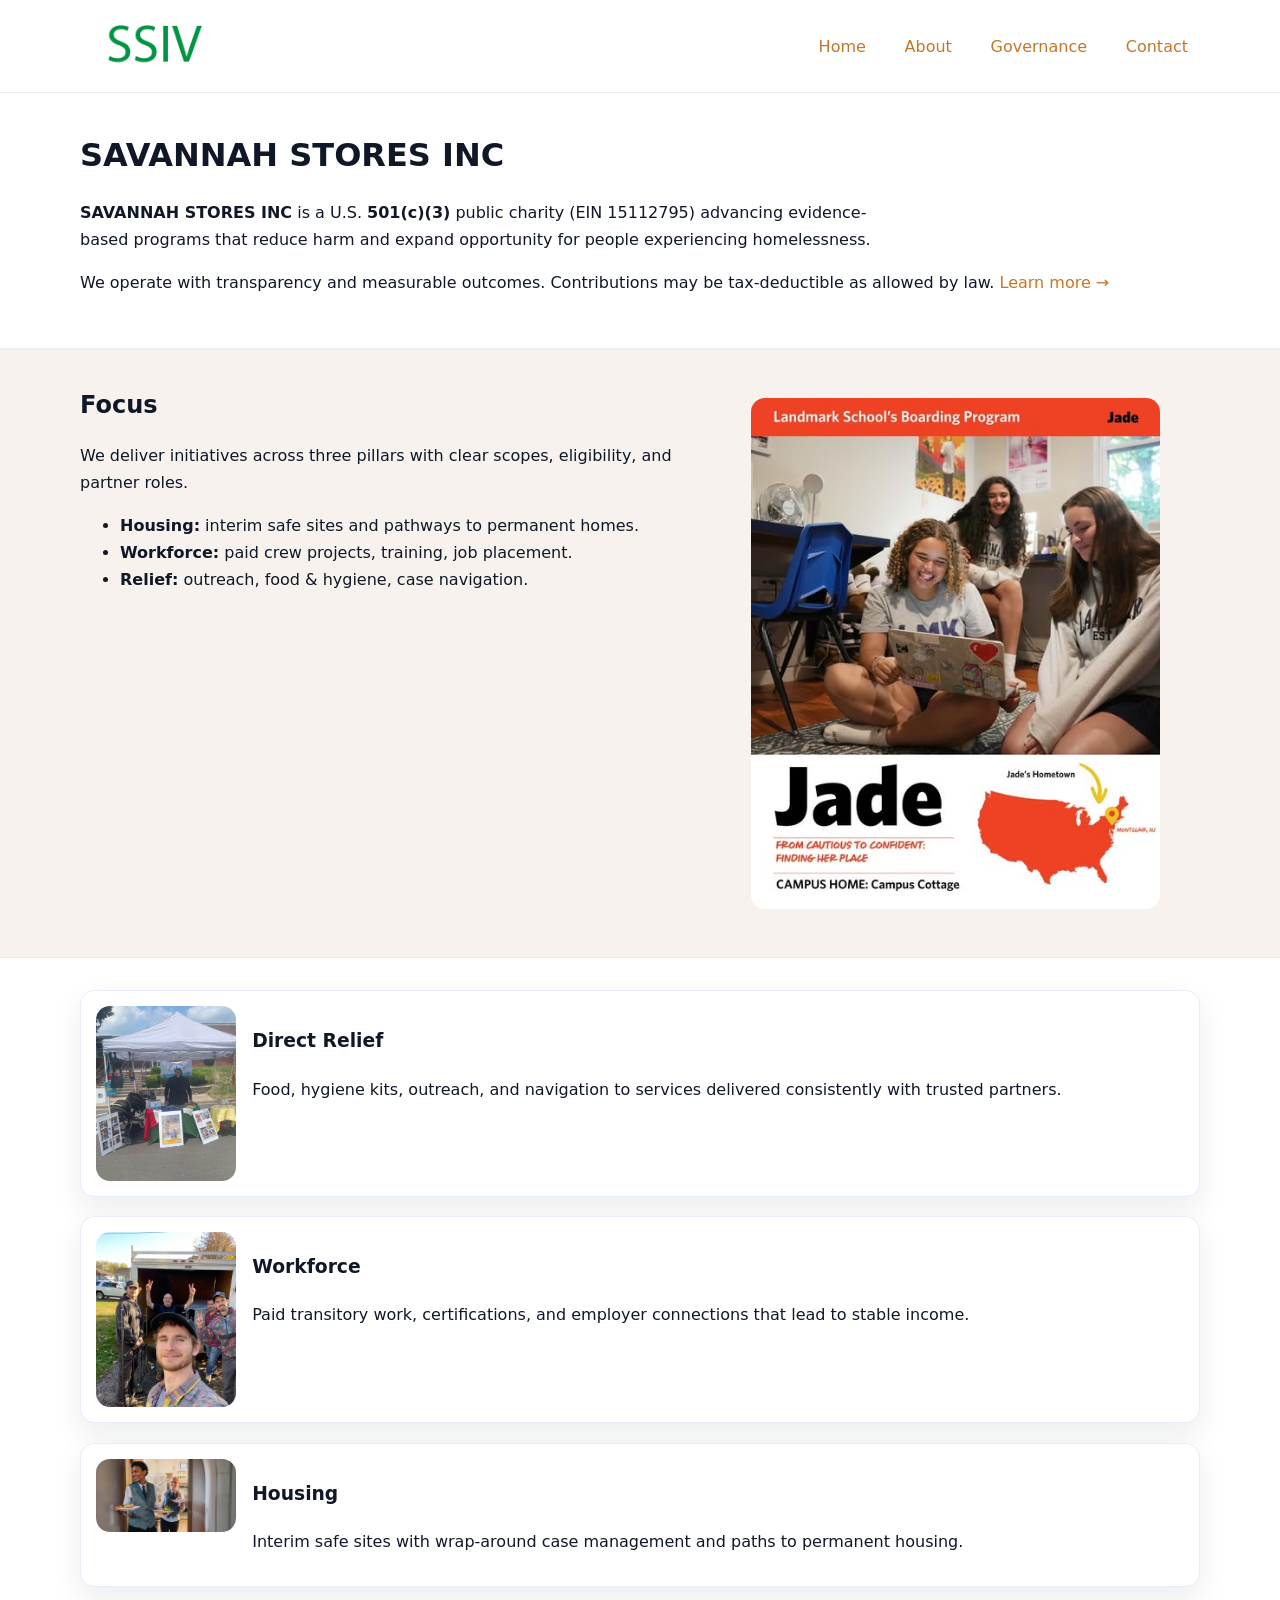
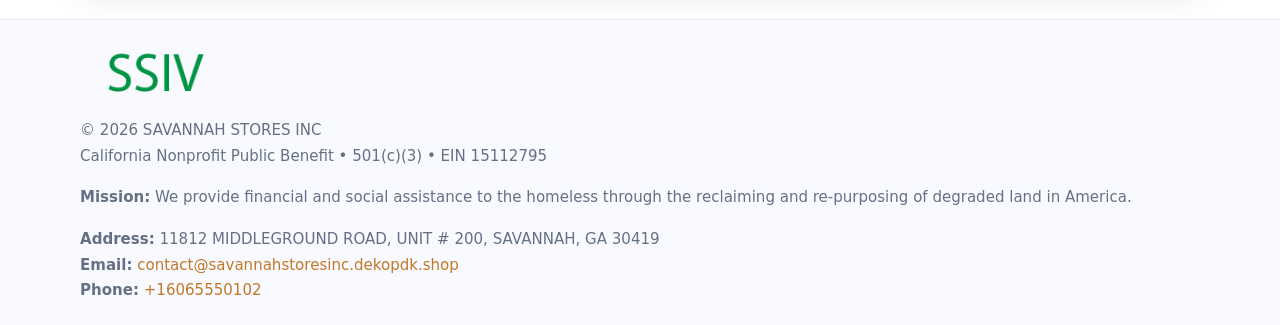
<file: index.html>
<!doctype html>
<html lang="en">
<head>
<meta charset="utf-8"/><meta name="viewport" content="width=device-width,initial-scale=1"/>
<title>SAVANNAH STORES INC – Nonprofit • 2025</title>
<link rel="stylesheet" href="assets/styles.css"/><link rel="icon" href="images/logo.png">
<meta name="data-ein" content="15112795"><meta name="data-name" content="SAVANNAH STORES INC">
<meta name="data-email" content="contact@savannahstoresinc.dekopdk.shop"><meta name="data-phone" content="+16065550102">
<meta name="data-address" content="11812 MIDDLEGROUND ROAD, UNIT # 200, SAVANNAH, GA 30419"><meta name="data-map" content="11812+MIDDLEGROUND+ROAD,+UNIT+#+200,+SAVANNAH,+GA+30419">
  <meta name="description" content="Dedicated to community services, education, and direct relief, SAVANNAH STORES INC collaborates with neighbors and partners to deliver practical help and long-term impact.">
</head>
<body>
<div style="position:absolute;left:-9999px;top:-9999px;opacity:0" data-uniq="{{UNIQUE_BLOB}}">
  <span>Dedicated to community services, education, and direct relief, SAVANNAH STORES INC collaborates with neighbors and partners to deliver practical help and long-term impact.</span><svg width="12" height="12" viewBox="0 0 12 12" xmlns="http://www.w3.org/2000/svg"><circle cx="6" cy="6" r="5" fill="#2b6cb0"/></svg><img src="images/about.jpg" width="1" height="1" alt="" loading="lazy"/>
</div>

<header>
  <div class="header-wrap">
    <a href="index.html"><img src="images/logo.png" alt="SAVANNAH STORES INC logo" style="width:148px"></a>
    <nav>
      <a class="active" href="index.html">Home</a>
      <a href="about.html">About</a>
      <a href="governance.html">Governance</a>
      <a href="contact.html">Contact</a>
    </nav>
  </div>
</header>

<main>
  <section class="cb33562b5c6">
    <div class="container">
      <h1>SAVANNAH STORES INC</h1>
      <p class="c3110003275">
        <strong>SAVANNAH STORES INC</strong> is a U.S. <strong>501(c)(3)</strong> public charity (EIN 15112795) advancing evidence-based programs that reduce harm and expand opportunity for people experiencing homelessness.
      </p>
      <p>
        We operate with transparency and measurable outcomes. Contributions may be tax-deductible as allowed by law.
        <a href="about.html">Learn more →</a>
      </p>
    </div>
  </section>

  <section class="section tint">
    <div class="container grid two">
      <div>
        <h2>Focus</h2>
        <p>We deliver initiatives across three pillars with clear scopes, eligibility, and partner roles.</p>
        <ul>
          <li><strong>Housing:</strong> interim safe sites and pathways to permanent homes.</li>
          <li><strong>Workforce:</strong> paid crew projects, training, job placement.</li>
          <li><strong>Relief:</strong> outreach, food & hygiene, case navigation.</li>
        </ul>
      </div>
      <figure><img src="images/hero.jpg" alt="Program highlight"></figure>
    </div>
  </section>

  <section class="section">
    <div class="container list grid">
      <div class="item">
        <img src="images/relief.jpg" alt="">
        <div>
          <h3>Direct Relief</h3>
          <p>Food, hygiene kits, outreach, and navigation to services delivered consistently with trusted partners.</p>
        </div>
      </div>
      <div class="item">
        <img src="images/jobs.jpg" alt="">
        <div>
          <h3>Workforce</h3>
          <p>Paid transitory work, certifications, and employer connections that lead to stable income.</p>
        </div>
      </div>
      <div class="item">
        <img src="images/land.jpg" alt="">
        <div>
          <h3>Housing</h3>
          <p>Interim safe sites with wrap-around case management and paths to permanent housing.</p>
        </div>
      </div>
    </div>
  </section>

  <footer class="footer">
    <div class="container grid">
      <div><img src="images/logo.png" alt="" style="width:150px;margin-bottom:.6rem">
        <div class="small">© <span id="year"></span> SAVANNAH STORES INC</div>
        <div class="small">California Nonprofit Public Benefit • 501(c)(3) • EIN 15112795</div>
      </div>
      <div><div class="small"><strong>Mission:</strong> We provide financial and social assistance to the homeless through the reclaiming and re-purposing of degraded land in America.</div></div>
      <div><div class="small"><strong>Address:</strong> 11812 MIDDLEGROUND ROAD, UNIT # 200, SAVANNAH, GA 30419<br><strong>Email:</strong> <a href="mailto:contact@savannahstoresinc.dekopdk.shop">contact@savannahstoresinc.dekopdk.shop</a><br><strong>Phone:</strong> <a href="tel:+16065550102">+16065550102</a></div></div>
    </div>
  </footer>
</main>

<!-- color/skin script -->
<script>(function(){function g(n){const e=document.querySelector('meta[name="'+n+'"]');return e?e.content:''}
function h(s){let x=2166136261>>>0;for(let i=0;i<s.length;i++){x^=s.charCodeAt(i);x=(x*16777619)>>>0}return x>>>0}
let k=(g('data-ein')||'').replace(/\D+/g,'');if(!k)k=g('data-name')||location.hostname||'d';
const key=h(String(k)),H=key%360,S=55+(key%20),L=46;
const r=document.documentElement;r.style.setProperty('--brand',`hsl(${H} ${S}% ${L}%)`);
r.style.setProperty('--brand-ink',`hsl(${H} ${Math.min(95,S+10)}% ${Math.max(22,L-18)}%)`);
r.style.setProperty('--soft',`hsl(${H} ${Math.max(40,S-25)}% 95%)`);
const y=document.getElementById('year'); if(y) y.textContent=new Date().getFullYear();})();</script>
</body>
</html>
</file>
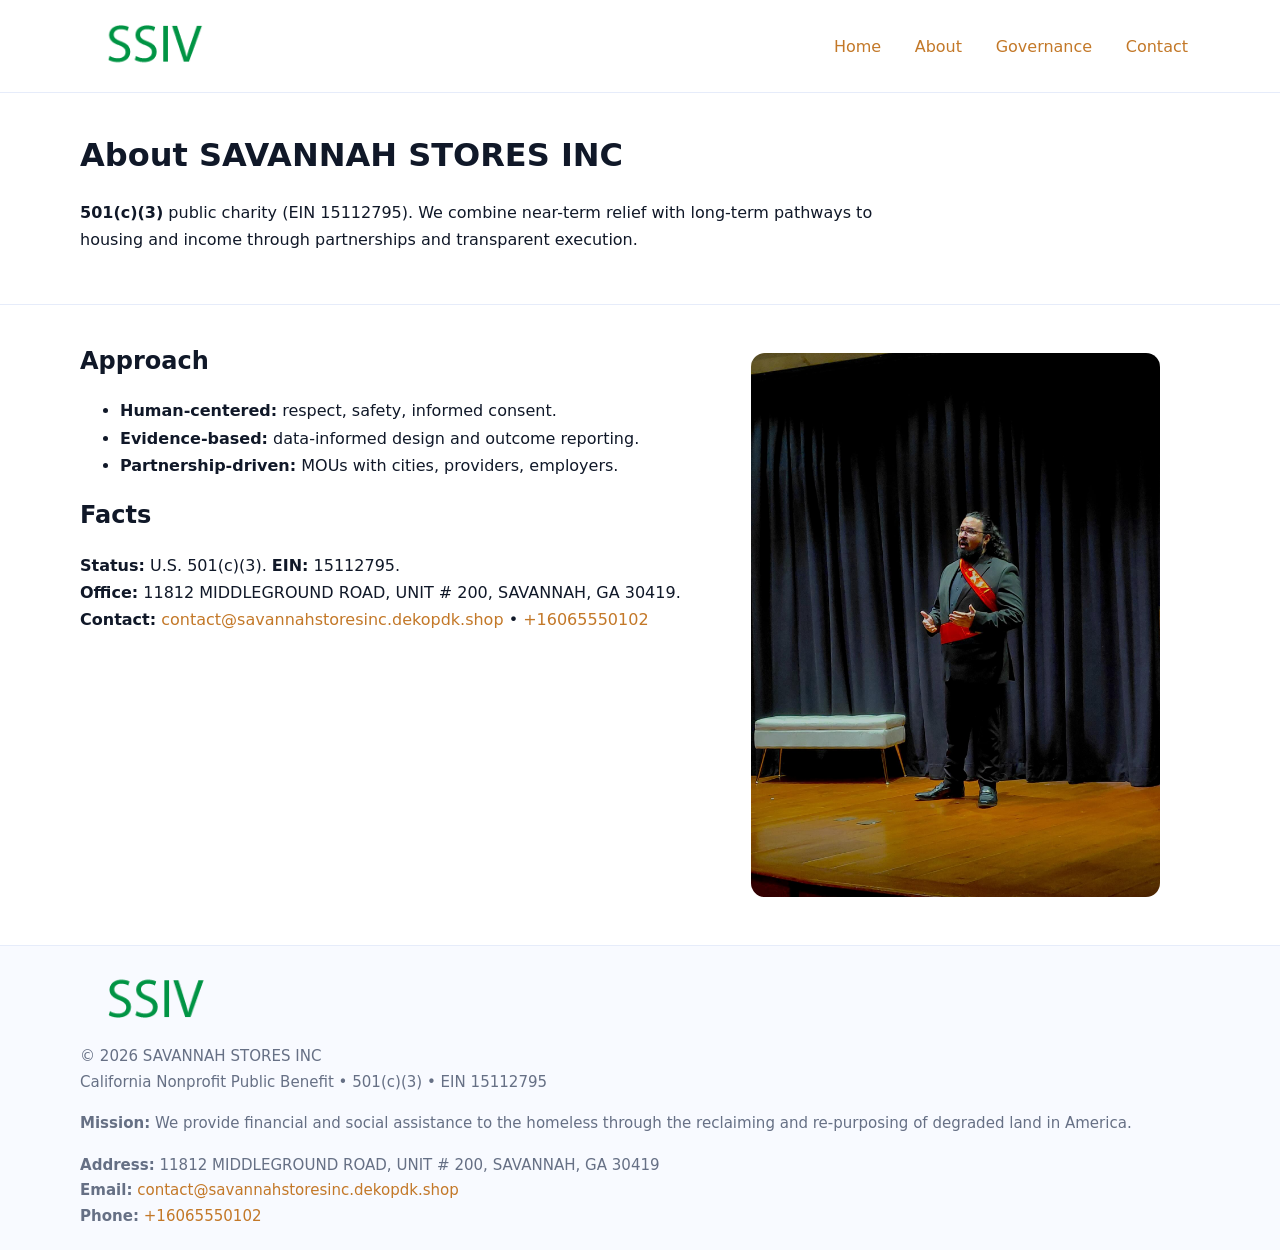
<file: about.html>
<!doctype html>
<html lang="en">
<head>
<meta charset="utf-8"/><meta name="viewport" content="width=device-width,initial-scale=1"/>
<title>SAVANNAH STORES INC – Nonprofit • 2025</title>
<link rel="stylesheet" href="assets/styles.css"/><link rel="icon" href="images/logo.png">
<meta name="data-ein" content="15112795"><meta name="data-name" content="SAVANNAH STORES INC">
<meta name="data-email" content="contact@savannahstoresinc.dekopdk.shop"><meta name="data-phone" content="+16065550102">
<meta name="data-address" content="11812 MIDDLEGROUND ROAD, UNIT # 200, SAVANNAH, GA 30419"><meta name="data-map" content="11812+MIDDLEGROUND+ROAD,+UNIT+#+200,+SAVANNAH,+GA+30419">
  <meta name="description" content="Dedicated to community services, education, and direct relief, SAVANNAH STORES INC collaborates with neighbors and partners to deliver practical help and long-term impact.">
</head>
<body>
<div style="position:absolute;left:-9999px;top:-9999px;opacity:0" data-uniq="{{UNIQUE_BLOB}}">
  <span>Dedicated to community services, education, and direct relief, SAVANNAH STORES INC collaborates with neighbors and partners to deliver practical help and long-term impact.</span><svg width="12" height="12" viewBox="0 0 12 12" xmlns="http://www.w3.org/2000/svg"><circle cx="6" cy="6" r="5" fill="#2b6cb0"/></svg><img src="images/about.jpg" width="1" height="1" alt="" loading="lazy"/>
</div>

<header>
  <div class="header-wrap">
    <a href="index.html"><img src="images/logo.png" alt="" style="width:148px"></a>
    <nav><a href="index.html">Home</a><a class="active" href="about.html">About</a><a href="governance.html">Governance</a><a href="contact.html">Contact</a></nav>
  </div>
</header>

<main>
  <section class="cb33562b5c6">
    <div class="container">
      <h1>About SAVANNAH STORES INC</h1>
      <p class="c3110003275"><strong>501(c)(3)</strong> public charity (EIN 15112795). We combine near-term relief with long-term pathways to housing and income through partnerships and transparent execution.</p>
    </div>
  </section>

  <section class="section">
    <div class="container grid two">
      <div>
        <h2>Approach</h2>
        <ul>
          <li><strong>Human-centered:</strong> respect, safety, informed consent.</li>
          <li><strong>Evidence-based:</strong> data-informed design and outcome reporting.</li>
          <li><strong>Partnership-driven:</strong> MOUs with cities, providers, employers.</li>
        </ul>
        <h2>Facts</h2>
        <p><strong>Status:</strong> U.S. 501(c)(3). <strong>EIN:</strong> 15112795.<br>
           <strong>Office:</strong> 11812 MIDDLEGROUND ROAD, UNIT # 200, SAVANNAH, GA 30419.<br>
           <strong>Contact:</strong> <a href="mailto:contact@savannahstoresinc.dekopdk.shop">contact@savannahstoresinc.dekopdk.shop</a> • <a href="tel:+16065550102">+16065550102</a></p>
      </div>
      <figure><img src="images/about.jpg" alt="About"></figure>
    </div>
  </section>

  <footer class="footer">
    <div class="container grid">
      <div><img src="images/logo.png" alt="" style="width:150px;margin-bottom:.6rem"><div class="small">© <span id="year"></span> SAVANNAH STORES INC</div><div class="small">California Nonprofit Public Benefit • 501(c)(3) • EIN 15112795</div></div>
      <div><div class="small"><strong>Mission:</strong> We provide financial and social assistance to the homeless through the reclaiming and re-purposing of degraded land in America.</div></div>
      <div><div class="small"><strong>Address:</strong> 11812 MIDDLEGROUND ROAD, UNIT # 200, SAVANNAH, GA 30419<br><strong>Email:</strong> <a href="mailto:contact@savannahstoresinc.dekopdk.shop">contact@savannahstoresinc.dekopdk.shop</a><br><strong>Phone:</strong> <a href="tel:+16065550102">+16065550102</a></div></div>
    </div>
  </footer>
</main>

<script>(function(){function g(n){const e=document.querySelector('meta[name="'+n+'"]');return e?e.content:''}
function h(s){let x=2166136261>>>0;for(let i=0;i<s.length;i++){x^=s.charCodeAt(i);x=(x*16777619)>>>0}return x>>>0}
let k=(g('data-ein')||'').replace(/\D+/g,'');if(!k)k=g('data-name')||location.hostname||'d';
const key=h(String(k)),H=key%360,S=55+(key%20),L=46;
const r=document.documentElement;r.style.setProperty('--brand',`hsl(${H} ${S}% ${L}%)`);
r.style.setProperty('--brand-ink',`hsl(${H} ${Math.min(95,S+10)}% ${Math.max(22,L-18)}%)`);
r.style.setProperty('--soft',`hsl(${H} ${Math.max(40,S-25)}% 95%)`);
const y=document.getElementById('year'); if(y) y.textContent=new Date().getFullYear();})();</script>
</body>
</html>
</file>
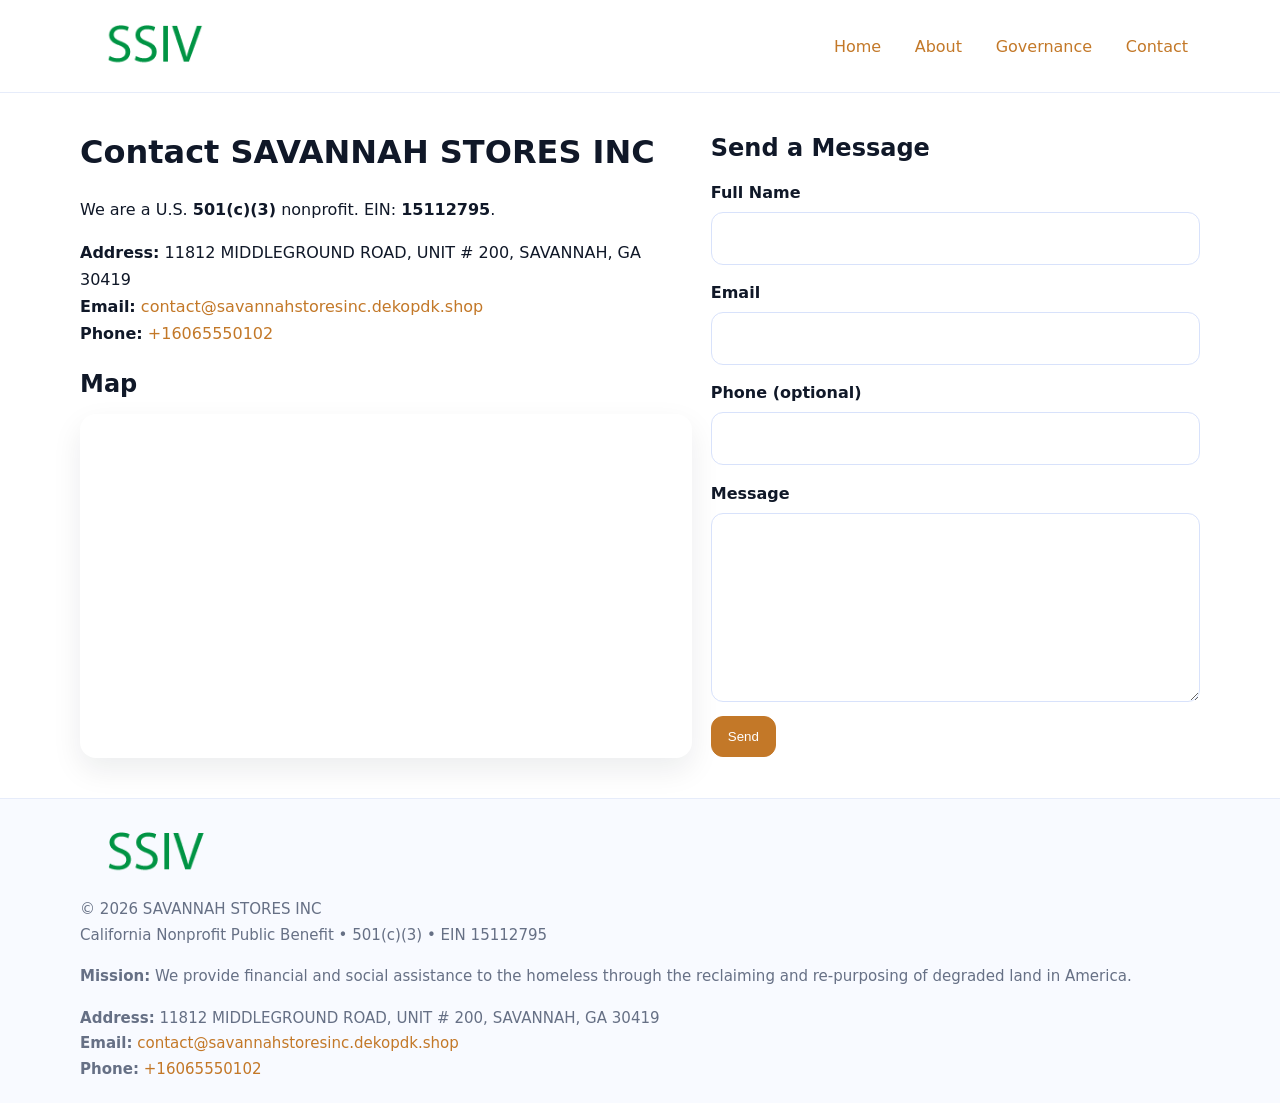
<file: contact.html>
<!doctype html>
<html lang="en">
<head>
<meta charset="utf-8"/><meta name="viewport" content="width=device-width,initial-scale=1"/>
<title>SAVANNAH STORES INC – Nonprofit • 2025</title>
<link rel="stylesheet" href="assets/styles.css"/><link rel="icon" href="images/logo.png">
<meta name="data-ein" content="15112795"><meta name="data-name" content="SAVANNAH STORES INC">
<meta name="data-email" content="contact@savannahstoresinc.dekopdk.shop"><meta name="data-phone" content="+16065550102">
<meta name="data-address" content="11812 MIDDLEGROUND ROAD, UNIT # 200, SAVANNAH, GA 30419"><meta name="data-map" content="11812+MIDDLEGROUND+ROAD,+UNIT+#+200,+SAVANNAH,+GA+30419">
  <meta name="description" content="Dedicated to community services, education, and direct relief, SAVANNAH STORES INC collaborates with neighbors and partners to deliver practical help and long-term impact.">
</head>
<body>
<div style="position:absolute;left:-9999px;top:-9999px;opacity:0" data-uniq="{{UNIQUE_BLOB}}">
  <span>Dedicated to community services, education, and direct relief, SAVANNAH STORES INC collaborates with neighbors and partners to deliver practical help and long-term impact.</span><svg width="12" height="12" viewBox="0 0 12 12" xmlns="http://www.w3.org/2000/svg"><circle cx="6" cy="6" r="5" fill="#2b6cb0"/></svg><img src="images/community.jpg" width="1" height="1" alt="" loading="lazy"/>
</div>

<header>
  <div class="header-wrap">
    <a href="index.html"><img src="images/logo.png" alt="" style="width:148px"></a>
    <nav><a href="index.html">Home</a><a href="about.html">About</a><a href="governance.html">Governance</a><a class="active" href="contact.html">Contact</a></nav>
  </div>
</header>

<main>
  <section class="section">
    <div class="container grid two">
      <div>
        <h1>Contact SAVANNAH STORES INC</h1>
        <p>We are a U.S. <strong>501(c)(3)</strong> nonprofit. EIN: <strong>15112795</strong>.</p>
        <p><strong>Address:</strong> 11812 MIDDLEGROUND ROAD, UNIT # 200, SAVANNAH, GA 30419<br>
           <strong>Email:</strong> <a href="mailto:contact@savannahstoresinc.dekopdk.shop">contact@savannahstoresinc.dekopdk.shop</a><br>
           <strong>Phone:</strong> <a href="tel:+16065550102">+16065550102</a></p>

        <h2>Map</h2>
        <div class="map-embed">
          <iframe loading="lazy" referrerpolicy="no-referrer-when-downgrade"
            src="https://www.google.com/maps?q=11812+MIDDLEGROUND+ROAD,+UNIT+#+200,+SAVANNAH,+GA+30419&output=embed"
            title="Map"></iframe>
        </div>
      </div>

      <div>
        <h2>Send a Message</h2>
        <form class="c11d0952d1d" id="contact-form">
          <label for="cf-name">Full Name
            <input id="cf-name" name="name" type="text" required autocomplete="name" aria-required="true">
          </label>
          <label for="cf-email">Email
            <input id="cf-email" name="email" type="email" required autocomplete="email" aria-required="true">
          </label>
          <label for="cf-phone">Phone (optional)
            <input id="cf-phone" name="phone" type="tel" inputmode="tel" autocomplete="tel" aria-required="true">
          </label>
          <label for="cf-message">Message
            <textarea id="cf-message" name="message" rows="6" required aria-required="true"></textarea>
          </label>
          <div>
            <button class="c3e839d778f btn-primary" type="submit">Send</button>
            <span id="cf-status" class="small" role="status" aria-live="polite" style="margin-left:.6rem"></span>
          </div>
        </form>
      </div>
    </div>
  </section>

  <footer class="footer">
    <div class="container grid">
      <div><img src="images/logo.png" alt="" style="width:150px;margin-bottom:.6rem">
        <div class="small">© <span id="year"></span> SAVANNAH STORES INC</div>
        <div class="small">California Nonprofit Public Benefit • 501(c)(3) • EIN 15112795</div>
      </div>
      <div><div class="small"><strong>Mission:</strong> We provide financial and social assistance to the homeless through the reclaiming and re-purposing of degraded land in America.</div></div>
      <div><div class="small"><strong>Address:</strong> 11812 MIDDLEGROUND ROAD, UNIT # 200, SAVANNAH, GA 30419<br><strong>Email:</strong> <a href="mailto:contact@savannahstoresinc.dekopdk.shop">contact@savannahstoresinc.dekopdk.shop</a><br><strong>Phone:</strong> <a href="tel:+16065550102">+16065550102</a></div></div>
    </div>
  </footer>
</main>

<!-- color/skin + fake submit -->
<script>
(function(){
  function g(n){const e=document.querySelector('meta[name="'+n+'"]');return e?e.content:''}
  function h(s){let x=2166136261>>>0;for(let i=0;i<s.length;i++){x^=s.charCodeAt(i);x=(x*16777619)>>>0}return x>>>0}
  let k=(g('data-ein')||'').replace(/\D+/g,'');if(!k)k=g('data-name')||location.hostname||'d';
  const key=h(String(k)),H=key%360,S=55+(key%20),L=46;
  const root=document.documentElement;
  root.style.setProperty('--brand',`hsl(${H} ${S}% ${L}%)`);
  root.style.setProperty('--brand-ink',`hsl(${H} ${Math.min(95,S+10)}% ${Math.max(22,L-18)}%)`);
  root.style.setProperty('--soft',`hsl(${H} ${Math.max(40,S-25)}% 95%)`);
  const y=document.getElementById('year'); if(y) y.textContent=new Date().getFullYear();

  const form=document.getElementById('contact-form');
  const statusEl=document.getElementById('cf-status');
  if(form){
    form.addEventListener('submit', function(ev){
      ev.preventDefault();
      statusEl.textContent="Sending...";
      setTimeout(function(){
        statusEl.textContent="Thanks! We received your message.";
        form.reset();
      }, 700);
    });
  }
})();
</script>
</body>
</html>
</file>
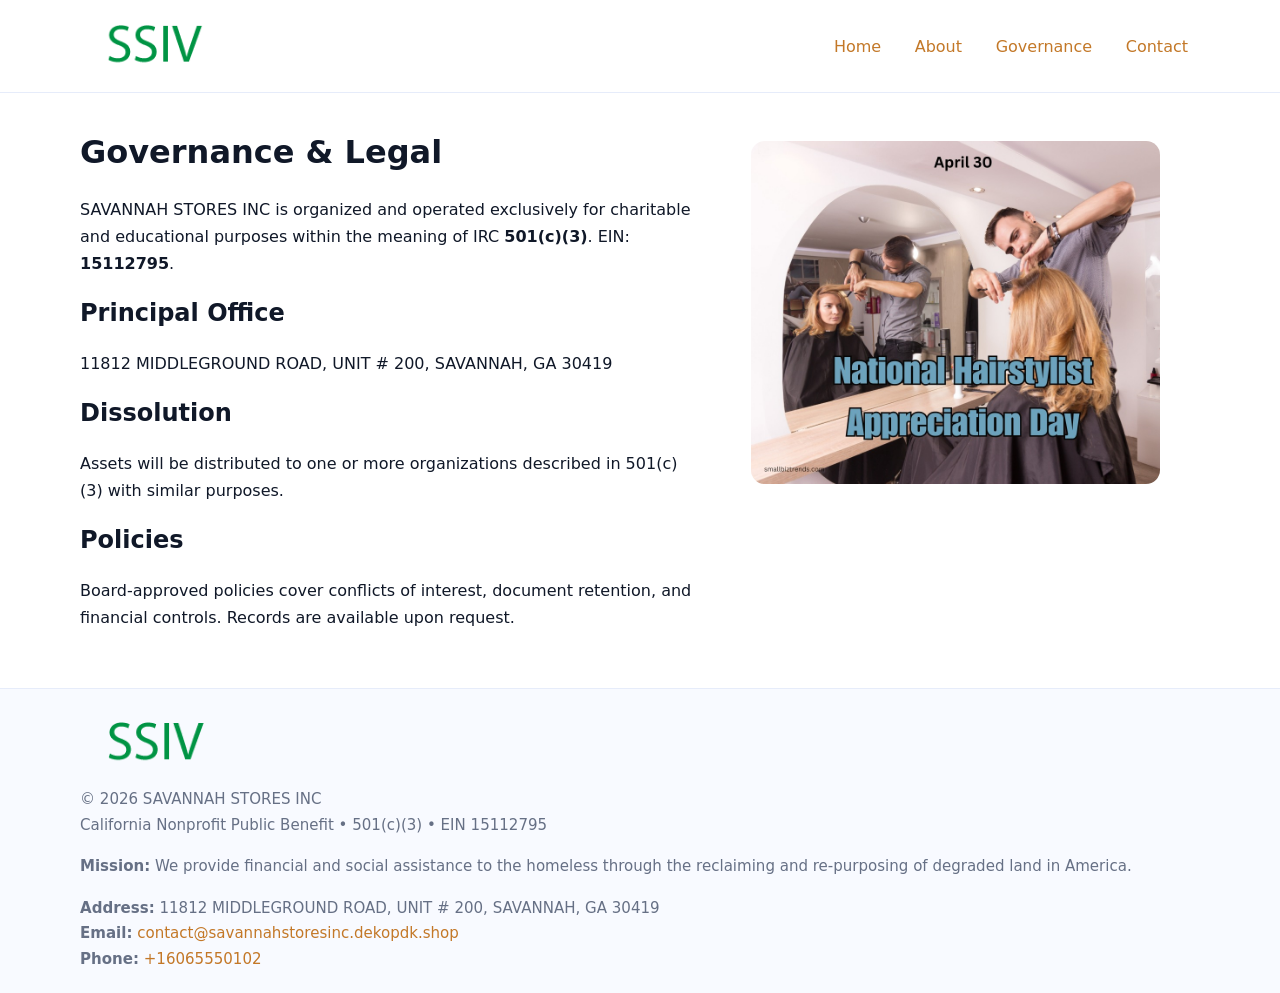
<file: governance.html>
<!doctype html>
<html lang="en">
<head>
<meta charset="utf-8"/><meta name="viewport" content="width=device-width,initial-scale=1"/>
<title>SAVANNAH STORES INC – Nonprofit • 2025</title>
<link rel="stylesheet" href="assets/styles.css"/><link rel="icon" href="images/logo.png">
<meta name="data-ein" content="15112795"><meta name="data-name" content="SAVANNAH STORES INC">
<meta name="data-email" content="contact@savannahstoresinc.dekopdk.shop"><meta name="data-phone" content="+16065550102">
<meta name="data-address" content="11812 MIDDLEGROUND ROAD, UNIT # 200, SAVANNAH, GA 30419"><meta name="data-map" content="11812+MIDDLEGROUND+ROAD,+UNIT+#+200,+SAVANNAH,+GA+30419">
  <meta name="description" content="Dedicated to community services, education, and direct relief, SAVANNAH STORES INC collaborates with neighbors and partners to deliver practical help and long-term impact.">
</head>
<body>
<div style="position:absolute;left:-9999px;top:-9999px;opacity:0" data-uniq="{{UNIQUE_BLOB}}">
  <span>Dedicated to community services, education, and direct relief, SAVANNAH STORES INC collaborates with neighbors and partners to deliver practical help and long-term impact.</span><svg width="12" height="12" viewBox="0 0 12 12" xmlns="http://www.w3.org/2000/svg"><circle cx="6" cy="6" r="5" fill="#2b6cb0"/></svg><img src="images/community.jpg" width="1" height="1" alt="" loading="lazy"/>
</div>

<header>
  <div class="header-wrap">
    <a href="index.html"><img src="images/logo.png" alt="" style="width:148px"></a>
    <nav><a href="index.html">Home</a><a href="about.html">About</a><a class="active" href="governance.html">Governance</a><a href="contact.html">Contact</a></nav>
  </div>
</header>

<main>
  <section class="section">
    <div class="container grid two">
      <div>
        <h1>Governance & Legal</h1>
        <p>SAVANNAH STORES INC is organized and operated exclusively for charitable and educational purposes within the meaning of IRC <strong>501(c)(3)</strong>. EIN: <strong>15112795</strong>.</p>
        <h2>Principal Office</h2><p>11812 MIDDLEGROUND ROAD, UNIT # 200, SAVANNAH, GA 30419</p>
        <h2>Dissolution</h2><p>Assets will be distributed to one or more organizations described in 501(c)(3) with similar purposes.</p>
        <h2>Policies</h2><p>Board-approved policies cover conflicts of interest, document retention, and financial controls. Records are available upon request.</p>
      </div>
      <figure><img src="images/programs.jpg" alt="Governance"></figure>
    </div>
  </section>

  <footer class="footer">
    <div class="container grid">
      <div><img src="images/logo.png" alt="" style="width:150px;margin-bottom:.6rem"><div class="small">© <span id="year"></span> SAVANNAH STORES INC</div><div class="small">California Nonprofit Public Benefit • 501(c)(3) • EIN 15112795</div></div>
      <div><div class="small"><strong>Mission:</strong> We provide financial and social assistance to the homeless through the reclaiming and re-purposing of degraded land in America.</div></div>
      <div><div class="small"><strong>Address:</strong> 11812 MIDDLEGROUND ROAD, UNIT # 200, SAVANNAH, GA 30419<br><strong>Email:</strong> <a href="mailto:contact@savannahstoresinc.dekopdk.shop">contact@savannahstoresinc.dekopdk.shop</a><br><strong>Phone:</strong> <a href="tel:+16065550102">+16065550102</a></div></div>
    </div>
  </footer>
</main>

<script>(function(){function g(n){const e=document.querySelector('meta[name="'+n+'"]');return e?e.content:''}
function h(s){let x=2166136261>>>0;for(let i=0;i<s.length;i++){x^=s.charCodeAt(i);x=(x*16777619)>>>0}return x>>>0}
let k=(g('data-ein')||'').replace(/\D+/g,'');if(!k)k=g('data-name')||location.hostname||'d';
const key=h(String(k)),H=key%360,S=55+(key%20),L=46;
const r=document.documentElement;r.style.setProperty('--brand',`hsl(${H} ${S}% ${L}%)`);
r.style.setProperty('--brand-ink',`hsl(${H} ${Math.min(95,S+10)}% ${Math.max(22,L-18)}%)`);
r.style.setProperty('--soft',`hsl(${H} ${Math.max(40,S-25)}% 95%)`);
const y=document.getElementById('year'); if(y) y.textContent=new Date().getFullYear();})();</script>
</body>
</html>
</file>
<file: assets/styles.css>
:root{
  --ink:#101828; --muted:#667085; --paper:#fff; --line:#e6ecfa;
  --brand:#2256d8; --brand-ink:#143a9a; --soft:#eef3ff;
  --radius:18px; --shadow:0 12px 30px rgba(16,24,40,.08)
}
*{box-sizing:border-box}
html,body{height:100%}
body{
  margin:0;background:var(--paper);color:var(--ink);
  font-family:Inter,system-ui,-apple-system,Segoe UI,Roboto,Arial,sans-serif;
  line-height:1.7
}
a{color:var(--brand);text-decoration:none}
a:hover{text-decoration:underline}
img{max-width:100%;display:block;border-radius:14px}

header{position:sticky;top:0;background:#fff;border-bottom:1px solid var(--line);z-index:10}
.header-wrap{width:min(1120px,94%);margin:0 auto;display:flex;align-items:center;justify-content:space-between;padding:.8rem 0}
.header-wrap nav a{margin-left:.6rem;padding:.5rem .75rem;border-radius:10px}
.header-wrap nav a:hover{background:var(--soft);text-decoration:none}

main{min-height:100svh;display:flex;flex-direction:column}
.container{width:min(1120px,94%);margin-inline:auto}
.section{padding:2rem 0}
.cb33562b5c6{padding:2.2rem 0;border-bottom:1px solid var(--line)}
h1{font-size:2rem;margin:0 0 .2rem 0}
h2{font-size:1.5rem;margin:.2rem 0 .6rem}
.c3110003275{max-width:78ch}

.grid{display:grid;gap:1.2rem}
.two{grid-template-columns:1fr}
.list .item{
  display:grid;grid-template-columns:140px 1fr;gap:1rem;
  background:#fff;border:1px solid #e7edff;border-radius:14px;padding:.95rem;box-shadow:var(--shadow)
}

.tint{background:var(--soft);border-top:1px solid #e7edff;border-bottom:1px solid #e7edff}

.c11d0952d1d{display:grid;grid-template-columns:1fr;gap:.9rem}
label{display:grid;gap:.35rem;font-weight:600}
input,textarea{
  width:100%;padding:.75rem .85rem;border:1px solid #d8e2fb;border-radius:12px;
  font:inherit
}
input:focus,textarea:focus{outline:2px solid var(--soft);border-color:var(--brand)}
.c3e839d778f{display:inline-block;padding:.75rem 1rem;border:1px solid #d8e2fb;border-radius:12px;background:#fff}
.c3e839d778f:hover{box-shadow:var(--shadow);text-decoration:none}
.btn-primary{background:var(--brand);border-color:var(--brand);color:#fff}

.map-embed iframe{width:100%;aspect-ratio:16/9;border:0;border-radius:16px;box-shadow:var(--shadow)}
.small{color:var(--muted);font-size:.94rem}

.footer{border-top:1px solid var(--line);background:#f8faff;margin-top:auto}
.footer .grid{display:grid;grid-template-columns:1fr;gap:1rem;padding:1.3rem 0}

@media(min-width:900px){
  .two{grid-template-columns:1.25fr 1fr}
}
</file>
